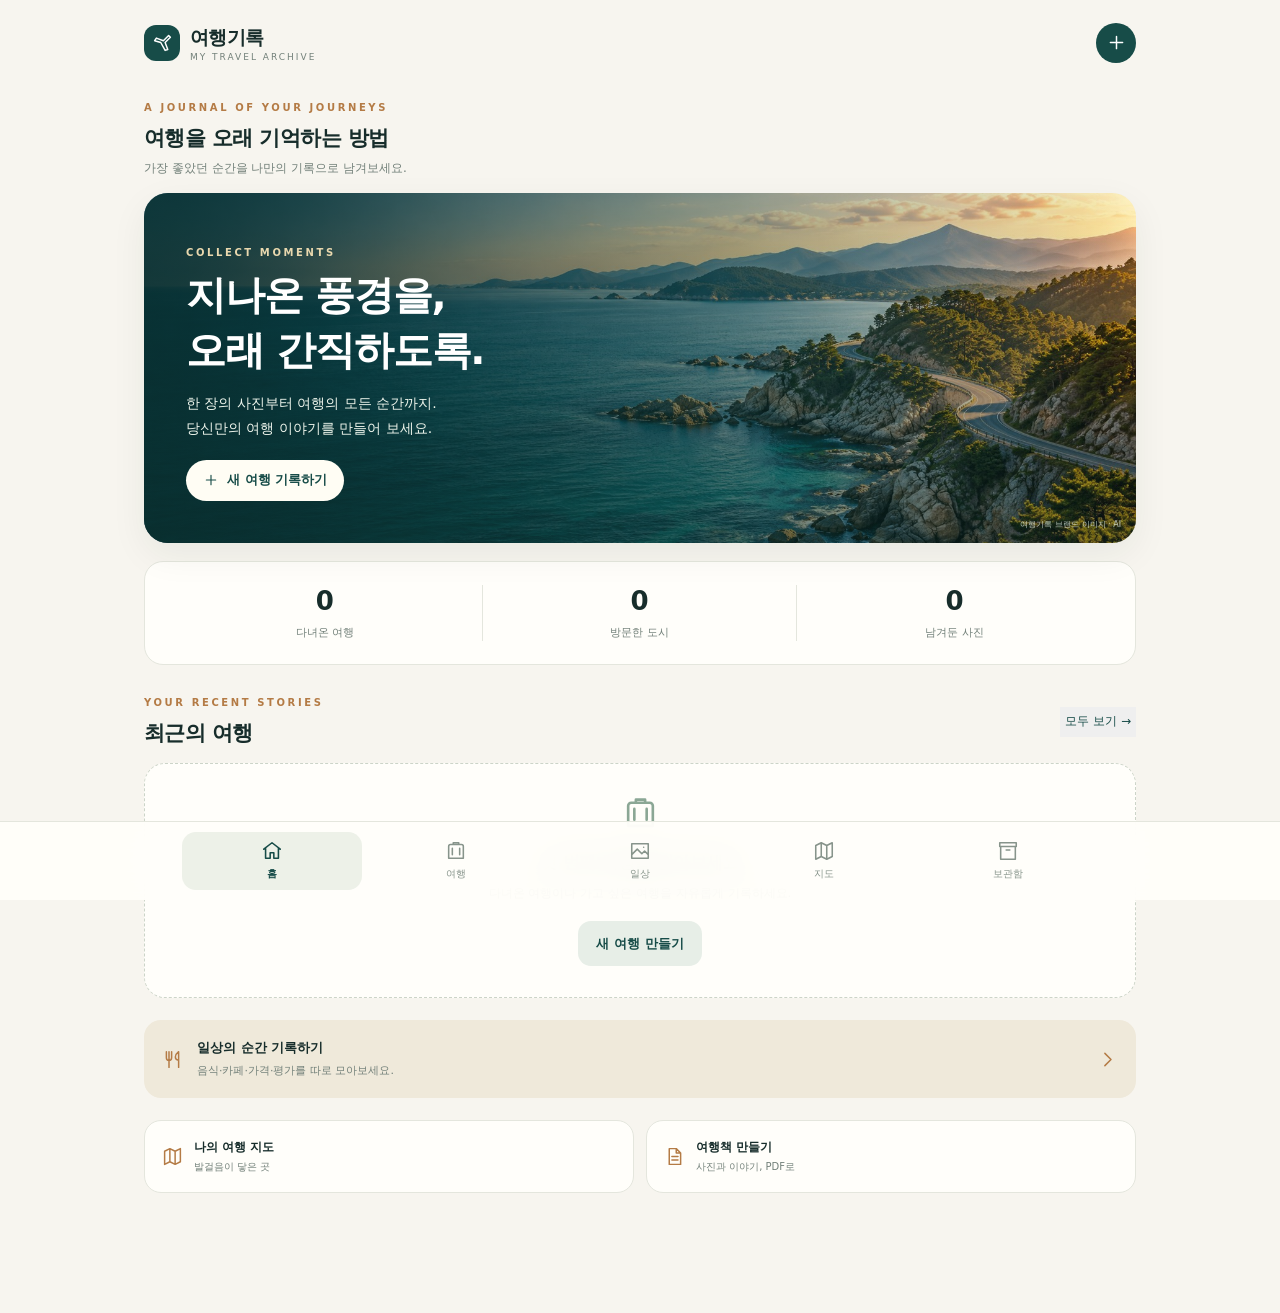
<file: android/app/src/main/assets/index.html>
<!doctype html><html lang="ko"><head><meta charset="utf-8"><meta name="viewport" content="width=device-width,initial-scale=1,viewport-fit=cover"><meta name="theme-color" content="#174c48"><title>여행기록</title><link rel="stylesheet" href="leaflet.css"><link rel="stylesheet" href="styles.css"><link rel="stylesheet" href="daily.css"></head><body><div id="app"><header id="header"></header><main id="main"></main><nav id="nav" aria-label="주 메뉴"></nav></div><div id="modalRoot"></div><div id="toast" role="status"></div><input type="file" id="importFile" accept=".json,application/json" hidden><script src="model.js"></script><script src="daily-model.js"></script><script src="storage.js"></script><script src="locations.js"></script><script src="leaflet.js"></script><script src="native.js"></script><script src="report.js"></script><script src="daily.js"></script><script src="app.js"></script></body></html>
</file>
<file: android/app/src/main/assets/leaflet.css>
/* required styles */

.leaflet-pane,
.leaflet-tile,
.leaflet-marker-icon,
.leaflet-marker-shadow,
.leaflet-tile-container,
.leaflet-pane > svg,
.leaflet-pane > canvas,
.leaflet-zoom-box,
.leaflet-image-layer,
.leaflet-layer {
	position: absolute;
	left: 0;
	top: 0;
	}
.leaflet-container {
	overflow: hidden;
	}
.leaflet-tile,
.leaflet-marker-icon,
.leaflet-marker-shadow {
	-webkit-user-select: none;
	   -moz-user-select: none;
	        user-select: none;
	  -webkit-user-drag: none;
	}
/* Prevents IE11 from highlighting tiles in blue */
.leaflet-tile::selection {
	background: transparent;
}
/* Safari renders non-retina tile on retina better with this, but Chrome is worse */
.leaflet-safari .leaflet-tile {
	image-rendering: -webkit-optimize-contrast;
	}
/* hack that prevents hw layers "stretching" when loading new tiles */
.leaflet-safari .leaflet-tile-container {
	width: 1600px;
	height: 1600px;
	-webkit-transform-origin: 0 0;
	}
.leaflet-marker-icon,
.leaflet-marker-shadow {
	display: block;
	}
/* .leaflet-container svg: reset svg max-width decleration shipped in Joomla! (joomla.org) 3.x */
/* .leaflet-container img: map is broken in FF if you have max-width: 100% on tiles */
.leaflet-container .leaflet-overlay-pane svg {
	max-width: none !important;
	max-height: none !important;
	}
.leaflet-container .leaflet-marker-pane img,
.leaflet-container .leaflet-shadow-pane img,
.leaflet-container .leaflet-tile-pane img,
.leaflet-container img.leaflet-image-layer,
.leaflet-container .leaflet-tile {
	max-width: none !important;
	max-height: none !important;
	width: auto;
	padding: 0;
	}

.leaflet-container img.leaflet-tile {
	/* See: https://bugs.chromium.org/p/chromium/issues/detail?id=600120 */
	mix-blend-mode: plus-lighter;
}

.leaflet-container.leaflet-touch-zoom {
	-ms-touch-action: pan-x pan-y;
	touch-action: pan-x pan-y;
	}
.leaflet-container.leaflet-touch-drag {
	-ms-touch-action: pinch-zoom;
	/* Fallback for FF which doesn't support pinch-zoom */
	touch-action: none;
	touch-action: pinch-zoom;
}
.leaflet-container.leaflet-touch-drag.leaflet-touch-zoom {
	-ms-touch-action: none;
	touch-action: none;
}
.leaflet-container {
	-webkit-tap-highlight-color: transparent;
}
.leaflet-container a {
	-webkit-tap-highlight-color: rgba(51, 181, 229, 0.4);
}
.leaflet-tile {
	filter: inherit;
	visibility: hidden;
	}
.leaflet-tile-loaded {
	visibility: inherit;
	}
.leaflet-zoom-box {
	width: 0;
	height: 0;
	-moz-box-sizing: border-box;
	     box-sizing: border-box;
	z-index: 800;
	}
/* workaround for https://bugzilla.mozilla.org/show_bug.cgi?id=888319 */
.leaflet-overlay-pane svg {
	-moz-user-select: none;
	}

.leaflet-pane         { z-index: 400; }

.leaflet-tile-pane    { z-index: 200; }
.leaflet-overlay-pane { z-index: 400; }
.leaflet-shadow-pane  { z-index: 500; }
.leaflet-marker-pane  { z-index: 600; }
.leaflet-tooltip-pane   { z-index: 650; }
.leaflet-popup-pane   { z-index: 700; }

.leaflet-map-pane canvas { z-index: 100; }
.leaflet-map-pane svg    { z-index: 200; }

.leaflet-vml-shape {
	width: 1px;
	height: 1px;
	}
.lvml {
	behavior: url(#default#VML);
	display: inline-block;
	position: absolute;
	}


/* control positioning */

.leaflet-control {
	position: relative;
	z-index: 800;
	pointer-events: visiblePainted; /* IE 9-10 doesn't have auto */
	pointer-events: auto;
	}
.leaflet-top,
.leaflet-bottom {
	position: absolute;
	z-index: 1000;
	pointer-events: none;
	}
.leaflet-top {
	top: 0;
	}
.leaflet-right {
	right: 0;
	}
.leaflet-bottom {
	bottom: 0;
	}
.leaflet-left {
	left: 0;
	}
.leaflet-control {
	float: left;
	clear: both;
	}
.leaflet-right .leaflet-control {
	float: right;
	}
.leaflet-top .leaflet-control {
	margin-top: 10px;
	}
.leaflet-bottom .leaflet-control {
	margin-bottom: 10px;
	}
.leaflet-left .leaflet-control {
	margin-left: 10px;
	}
.leaflet-right .leaflet-control {
	margin-right: 10px;
	}


/* zoom and fade animations */

.leaflet-fade-anim .leaflet-popup {
	opacity: 0;
	-webkit-transition: opacity 0.2s linear;
	   -moz-transition: opacity 0.2s linear;
	        transition: opacity 0.2s linear;
	}
.leaflet-fade-anim .leaflet-map-pane .leaflet-popup {
	opacity: 1;
	}
.leaflet-zoom-animated {
	-webkit-transform-origin: 0 0;
	    -ms-transform-origin: 0 0;
	        transform-origin: 0 0;
	}
svg.leaflet-zoom-animated {
	will-change: transform;
}

.leaflet-zoom-anim .leaflet-zoom-animated {
	-webkit-transition: -webkit-transform 0.25s cubic-bezier(0,0,0.25,1);
	   -moz-transition:    -moz-transform 0.25s cubic-bezier(0,0,0.25,1);
	        transition:         transform 0.25s cubic-bezier(0,0,0.25,1);
	}
.leaflet-zoom-anim .leaflet-tile,
.leaflet-pan-anim .leaflet-tile {
	-webkit-transition: none;
	   -moz-transition: none;
	        transition: none;
	}

.leaflet-zoom-anim .leaflet-zoom-hide {
	visibility: hidden;
	}


/* cursors */

.leaflet-interactive {
	cursor: pointer;
	}
.leaflet-grab {
	cursor: -webkit-grab;
	cursor:    -moz-grab;
	cursor:         grab;
	}
.leaflet-crosshair,
.leaflet-crosshair .leaflet-interactive {
	cursor: crosshair;
	}
.leaflet-popup-pane,
.leaflet-control {
	cursor: auto;
	}
.leaflet-dragging .leaflet-grab,
.leaflet-dragging .leaflet-grab .leaflet-interactive,
.leaflet-dragging .leaflet-marker-draggable {
	cursor: move;
	cursor: -webkit-grabbing;
	cursor:    -moz-grabbing;
	cursor:         grabbing;
	}

/* marker & overlays interactivity */
.leaflet-marker-icon,
.leaflet-marker-shadow,
.leaflet-image-layer,
.leaflet-pane > svg path,
.leaflet-tile-container {
	pointer-events: none;
	}

.leaflet-marker-icon.leaflet-interactive,
.leaflet-image-layer.leaflet-interactive,
.leaflet-pane > svg path.leaflet-interactive,
svg.leaflet-image-layer.leaflet-interactive path {
	pointer-events: visiblePainted; /* IE 9-10 doesn't have auto */
	pointer-events: auto;
	}

/* visual tweaks */

.leaflet-container {
	background: #ddd;
	outline-offset: 1px;
	}
.leaflet-container a {
	color: #0078A8;
	}
.leaflet-zoom-box {
	border: 2px dotted #38f;
	background: rgba(255,255,255,0.5);
	}


/* general typography */
.leaflet-container {
	font-family: "Helvetica Neue", Arial, Helvetica, sans-serif;
	font-size: 12px;
	font-size: 0.75rem;
	line-height: 1.5;
	}


/* general toolbar styles */

.leaflet-bar {
	box-shadow: 0 1px 5px rgba(0,0,0,0.65);
	border-radius: 4px;
	}
.leaflet-bar a {
	background-color: #fff;
	border-bottom: 1px solid #ccc;
	width: 26px;
	height: 26px;
	line-height: 26px;
	display: block;
	text-align: center;
	text-decoration: none;
	color: black;
	}
.leaflet-bar a,
.leaflet-control-layers-toggle {
	background-position: 50% 50%;
	background-repeat: no-repeat;
	display: block;
	}
.leaflet-bar a:hover,
.leaflet-bar a:focus {
	background-color: #f4f4f4;
	}
.leaflet-bar a:first-child {
	border-top-left-radius: 4px;
	border-top-right-radius: 4px;
	}
.leaflet-bar a:last-child {
	border-bottom-left-radius: 4px;
	border-bottom-right-radius: 4px;
	border-bottom: none;
	}
.leaflet-bar a.leaflet-disabled {
	cursor: default;
	background-color: #f4f4f4;
	color: #bbb;
	}

.leaflet-touch .leaflet-bar a {
	width: 30px;
	height: 30px;
	line-height: 30px;
	}
.leaflet-touch .leaflet-bar a:first-child {
	border-top-left-radius: 2px;
	border-top-right-radius: 2px;
	}
.leaflet-touch .leaflet-bar a:last-child {
	border-bottom-left-radius: 2px;
	border-bottom-right-radius: 2px;
	}

/* zoom control */

.leaflet-control-zoom-in,
.leaflet-control-zoom-out {
	font: bold 18px 'Lucida Console', Monaco, monospace;
	text-indent: 1px;
	}

.leaflet-touch .leaflet-control-zoom-in, .leaflet-touch .leaflet-control-zoom-out  {
	font-size: 22px;
	}


/* layers control */

.leaflet-control-layers {
	box-shadow: 0 1px 5px rgba(0,0,0,0.4);
	background: #fff;
	border-radius: 5px;
	}
.leaflet-control-layers-toggle {
	background-image: url(images/layers.png);
	width: 36px;
	height: 36px;
	}
.leaflet-retina .leaflet-control-layers-toggle {
	background-image: url(images/layers-2x.png);
	background-size: 26px 26px;
	}
.leaflet-touch .leaflet-control-layers-toggle {
	width: 44px;
	height: 44px;
	}
.leaflet-control-layers .leaflet-control-layers-list,
.leaflet-control-layers-expanded .leaflet-control-layers-toggle {
	display: none;
	}
.leaflet-control-layers-expanded .leaflet-control-layers-list {
	display: block;
	position: relative;
	}
.leaflet-control-layers-expanded {
	padding: 6px 10px 6px 6px;
	color: #333;
	background: #fff;
	}
.leaflet-control-layers-scrollbar {
	overflow-y: scroll;
	overflow-x: hidden;
	padding-right: 5px;
	}
.leaflet-control-layers-selector {
	margin-top: 2px;
	position: relative;
	top: 1px;
	}
.leaflet-control-layers label {
	display: block;
	font-size: 13px;
	font-size: 1.08333em;
	}
.leaflet-control-layers-separator {
	height: 0;
	border-top: 1px solid #ddd;
	margin: 5px -10px 5px -6px;
	}

/* Default icon URLs */
.leaflet-default-icon-path { /* used only in path-guessing heuristic, see L.Icon.Default */
	background-image: url(images/marker-icon.png);
	}


/* attribution and scale controls */

.leaflet-container .leaflet-control-attribution {
	background: #fff;
	background: rgba(255, 255, 255, 0.8);
	margin: 0;
	}
.leaflet-control-attribution,
.leaflet-control-scale-line {
	padding: 0 5px;
	color: #333;
	line-height: 1.4;
	}
.leaflet-control-attribution a {
	text-decoration: none;
	}
.leaflet-control-attribution a:hover,
.leaflet-control-attribution a:focus {
	text-decoration: underline;
	}
.leaflet-attribution-flag {
	display: inline !important;
	vertical-align: baseline !important;
	width: 1em;
	height: 0.6669em;
	}
.leaflet-left .leaflet-control-scale {
	margin-left: 5px;
	}
.leaflet-bottom .leaflet-control-scale {
	margin-bottom: 5px;
	}
.leaflet-control-scale-line {
	border: 2px solid #777;
	border-top: none;
	line-height: 1.1;
	padding: 2px 5px 1px;
	white-space: nowrap;
	-moz-box-sizing: border-box;
	     box-sizing: border-box;
	background: rgba(255, 255, 255, 0.8);
	text-shadow: 1px 1px #fff;
	}
.leaflet-control-scale-line:not(:first-child) {
	border-top: 2px solid #777;
	border-bottom: none;
	margin-top: -2px;
	}
.leaflet-control-scale-line:not(:first-child):not(:last-child) {
	border-bottom: 2px solid #777;
	}

.leaflet-touch .leaflet-control-attribution,
.leaflet-touch .leaflet-control-layers,
.leaflet-touch .leaflet-bar {
	box-shadow: none;
	}
.leaflet-touch .leaflet-control-layers,
.leaflet-touch .leaflet-bar {
	border: 2px solid rgba(0,0,0,0.2);
	background-clip: padding-box;
	}


/* popup */

.leaflet-popup {
	position: absolute;
	text-align: center;
	margin-bottom: 20px;
	}
.leaflet-popup-content-wrapper {
	padding: 1px;
	text-align: left;
	border-radius: 12px;
	}
.leaflet-popup-content {
	margin: 13px 24px 13px 20px;
	line-height: 1.3;
	font-size: 13px;
	font-size: 1.08333em;
	min-height: 1px;
	}
.leaflet-popup-content p {
	margin: 17px 0;
	margin: 1.3em 0;
	}
.leaflet-popup-tip-container {
	width: 40px;
	height: 20px;
	position: absolute;
	left: 50%;
	margin-top: -1px;
	margin-left: -20px;
	overflow: hidden;
	pointer-events: none;
	}
.leaflet-popup-tip {
	width: 17px;
	height: 17px;
	padding: 1px;

	margin: -10px auto 0;
	pointer-events: auto;

	-webkit-transform: rotate(45deg);
	   -moz-transform: rotate(45deg);
	    -ms-transform: rotate(45deg);
	        transform: rotate(45deg);
	}
.leaflet-popup-content-wrapper,
.leaflet-popup-tip {
	background: white;
	color: #333;
	box-shadow: 0 3px 14px rgba(0,0,0,0.4);
	}
.leaflet-container a.leaflet-popup-close-button {
	position: absolute;
	top: 0;
	right: 0;
	border: none;
	text-align: center;
	width: 24px;
	height: 24px;
	font: 16px/24px Tahoma, Verdana, sans-serif;
	color: #757575;
	text-decoration: none;
	background: transparent;
	}
.leaflet-container a.leaflet-popup-close-button:hover,
.leaflet-container a.leaflet-popup-close-button:focus {
	color: #585858;
	}
.leaflet-popup-scrolled {
	overflow: auto;
	}

.leaflet-oldie .leaflet-popup-content-wrapper {
	-ms-zoom: 1;
	}
.leaflet-oldie .leaflet-popup-tip {
	width: 24px;
	margin: 0 auto;

	-ms-filter: "progid:DXImageTransform.Microsoft.Matrix(M11=0.70710678, M12=0.70710678, M21=-0.70710678, M22=0.70710678)";
	filter: progid:DXImageTransform.Microsoft.Matrix(M11=0.70710678, M12=0.70710678, M21=-0.70710678, M22=0.70710678);
	}

.leaflet-oldie .leaflet-control-zoom,
.leaflet-oldie .leaflet-control-layers,
.leaflet-oldie .leaflet-popup-content-wrapper,
.leaflet-oldie .leaflet-popup-tip {
	border: 1px solid #999;
	}


/* div icon */

.leaflet-div-icon {
	background: #fff;
	border: 1px solid #666;
	}


/* Tooltip */
/* Base styles for the element that has a tooltip */
.leaflet-tooltip {
	position: absolute;
	padding: 6px;
	background-color: #fff;
	border: 1px solid #fff;
	border-radius: 3px;
	color: #222;
	white-space: nowrap;
	-webkit-user-select: none;
	-moz-user-select: none;
	-ms-user-select: none;
	user-select: none;
	pointer-events: none;
	box-shadow: 0 1px 3px rgba(0,0,0,0.4);
	}
.leaflet-tooltip.leaflet-interactive {
	cursor: pointer;
	pointer-events: auto;
	}
.leaflet-tooltip-top:before,
.leaflet-tooltip-bottom:before,
.leaflet-tooltip-left:before,
.leaflet-tooltip-right:before {
	position: absolute;
	pointer-events: none;
	border: 6px solid transparent;
	background: transparent;
	content: "";
	}

/* Directions */

.leaflet-tooltip-bottom {
	margin-top: 6px;
}
.leaflet-tooltip-top {
	margin-top: -6px;
}
.leaflet-tooltip-bottom:before,
.leaflet-tooltip-top:before {
	left: 50%;
	margin-left: -6px;
	}
.leaflet-tooltip-top:before {
	bottom: 0;
	margin-bottom: -12px;
	border-top-color: #fff;
	}
.leaflet-tooltip-bottom:before {
	top: 0;
	margin-top: -12px;
	margin-left: -6px;
	border-bottom-color: #fff;
	}
.leaflet-tooltip-left {
	margin-left: -6px;
}
.leaflet-tooltip-right {
	margin-left: 6px;
}
.leaflet-tooltip-left:before,
.leaflet-tooltip-right:before {
	top: 50%;
	margin-top: -6px;
	}
.leaflet-tooltip-left:before {
	right: 0;
	margin-right: -12px;
	border-left-color: #fff;
	}
.leaflet-tooltip-right:before {
	left: 0;
	margin-left: -12px;
	border-right-color: #fff;
	}

/* Printing */

@media print {
	/* Prevent printers from removing background-images of controls. */
	.leaflet-control {
		-webkit-print-color-adjust: exact;
		print-color-adjust: exact;
		}
	}
</file>
<file: android/app/src/main/assets/styles.css>
:root{--paper:#f7f5ef;--white:#fffefa;--ink:#172d2b;--muted:#73817a;--teal:#174c48;--soft:#e7eeE7;--line:#e4e6dd;--gold:#b47b45;--shadow:0 12px 36px #142e2310}*{box-sizing:border-box}body{margin:0;background:var(--paper);color:var(--ink);font-family:system-ui,-apple-system,'Noto Sans KR',sans-serif;font-size:14px;line-height:1.6;-webkit-tap-highlight-color:transparent}button,input,textarea,select{font:inherit}button{cursor:pointer;border:0;color:inherit}button:focus-visible,a:focus-visible{outline:3px solid #bc8f54;outline-offset:3px}button:disabled{opacity:.5;cursor:default}button svg{flex-shrink:0}svg.ico{width:21px;height:21px;stroke:currentColor;stroke-width:1.7;fill:none;stroke-linecap:round;stroke-linejoin:round}h1,h2,h3,p{margin:0}h1{font-size:27px;letter-spacing:-1.2px;line-height:1.35}h2{font-size:21px;letter-spacing:-.6px;line-height:1.45}h3{font-size:17px;letter-spacing:-.4px}small,.muted{color:var(--muted)}img{display:block;max-width:100%}#header{max-width:1040px;margin:auto;padding:22px 24px 12px;display:flex;align-items:center;justify-content:space-between;gap:12px}.brand{display:flex;align-items:center;gap:10px}.brandmark{width:36px;height:36px;border-radius:12px;background:var(--teal);color:#fff;display:grid;place-items:center}.brand strong{font-size:19px;letter-spacing:-.7px}.brand span small{display:block;font-size:9px;letter-spacing:2px;line-height:1.2}.icon-btn{background:transparent;min-width:44px;min-height:44px;display:inline-flex;align-items:center;justify-content:center;border-radius:50%}.icon-btn:hover{background:#174c4809}.round-add{background:var(--teal);color:white;width:40px;height:40px;min-height:40px;min-width:40px}main{max-width:1040px;margin:auto;padding:16px 24px 120px;min-height:75vh}.eyebrow{font-size:10px;letter-spacing:2.6px;color:var(--gold);font-weight:700;margin-bottom:7px}.section-head{display:flex;justify-content:space-between;align-items:center;gap:15px;margin:30px 0 14px}.section-head .text-btn{padding:5px;color:var(--teal);font-size:12px}.hero{position:relative;min-height:286px;overflow:hidden;border-radius:24px;background:#174c48 url(hero.jpg) center/cover;color:#fff;box-shadow:var(--shadow);display:flex;align-items:flex-end;padding:28px;margin:15px 0 18px}.hero:before{content:'';position:absolute;inset:0;background:linear-gradient(90deg,#0a302ecc 0%,#123d3260 60%,transparent),linear-gradient(0deg,#0a29285e,transparent 90%)}.hero-content{position:relative;z-index:1;max-width:330px}.hero .eyebrow{color:#e9d8ae}.hero h1{font-size:31px;line-height:1.38;letter-spacing:-1.2px}.hero p{font-size:12px;margin:12px 0 19px;color:#eef5ec;line-height:1.8}.hero button{background:#fffdf4;color:var(--teal);border-radius:30px;font-weight:700;display:flex;gap:8px;align-items:center;padding:10px 17px;font-size:12px}.hero .ico{width:16px;height:16px}.hero-credit{position:absolute;bottom:11px;right:15px;color:#e5f2ebc9;font-size:8px;z-index:1}.intro{display:flex;align-items:end;justify-content:space-between;margin-bottom:12px}.intro p{font-size:12px;color:var(--muted);margin-top:5px}.stats{display:grid;grid-template-columns:repeat(3,1fr);padding:21px 5px;background:var(--white);border:1px solid var(--line);border-radius:19px;margin-bottom:8px}.stat{text-align:center;border-right:1px solid var(--line)}.stat:last-child{border:0}.stat strong{display:block;font-size:26px;font-weight:600;line-height:1.3;font-variant-numeric:tabular-nums}.stat small{font-size:11px;display:block;margin-top:5px}.trip-grid{display:grid;grid-template-columns:repeat(2,minmax(0,1fr));gap:16px}.trip-card{position:relative;background:var(--white);border:1px solid var(--line);border-radius:20px;overflow:hidden;box-shadow:0 4px 20px #142e2305}.card-open{text-align:left;display:block;width:100%;padding:0;background:transparent}.trip-image{height:170px;position:relative;background:linear-gradient(150deg,#a2bca5,#466e62);overflow:hidden}.trip-image img{height:100%;width:100%;object-fit:cover}.cover-blank{height:100%;display:grid;place-items:center;background:radial-gradient(ellipse at 5% 100%,#a0b997 0,transparent 55%),linear-gradient(150deg,#d9e3d4,#6a9382);color:#fff7}.cover-blank .ico{width:52px;height:52px;stroke-width:.9}.trip-image .badge{position:absolute;left:14px;bottom:12px;background:#fffdf1ed;border:0;backdrop-filter:blur(5px)}.card-content{padding:17px 18px 18px}.card-content h3{line-height:1.5;margin-bottom:5px;overflow-wrap:anywhere}.card-content .date{font-size:11px;color:var(--muted)}.card-content .card-bottom{display:flex;justify-content:space-between;border-top:1px solid var(--line);padding-top:12px;margin-top:14px;font-size:11px;color:var(--muted);gap:10px}.card-content .star{color:var(--gold)}.bookmark{position:absolute;top:12px;right:12px;min-width:35px;min-height:35px;background:#fffefaee;box-shadow:0 1px 6px #0001;color:var(--teal)}.bookmark.active{background:var(--teal);color:#fff}.badge{display:inline-flex;align-items:center;gap:5px;font-size:10px;line-height:1.5;padding:4px 9px;border-radius:30px;background:var(--soft);color:var(--teal);white-space:nowrap}.badge.copper{background:#f0e6d8;color:#9b6639}.empty{background:var(--white);border:1px dashed #ccd4c8;border-radius:21px;text-align:center;padding:31px 20px}.empty>svg{color:#8ba795;width:37px;height:37px;margin-bottom:11px}.empty p{color:var(--muted);font-size:12px;margin:8px 0 18px}.btn{background:var(--teal);color:white;border-radius:13px;padding:12px 18px;display:inline-flex;align-items:center;justify-content:center;gap:8px;font-size:13px;font-weight:600;min-height:45px}.btn.secondary{background:var(--soft);color:var(--teal)}.btn.outline{background:transparent;border:1px solid var(--line);color:var(--teal)}.btn.danger{background:#f9ece6;color:#ad4d36}.btn.wide{width:100%}.quick-row{display:grid;grid-template-columns:1fr 1fr;gap:12px;margin-top:22px}.quick{border:1px solid var(--line);border-radius:17px;text-align:left;background:var(--white);padding:17px;display:flex;align-items:center;gap:11px}.quick .ico{color:var(--gold)}.quick strong{font-size:12px;display:block}.quick small{font-size:10px;display:block;margin-top:2px}#nav{position:fixed;bottom:0;left:0;right:0;z-index:100;display:flex;justify-content:center;background:#fffefaee;backdrop-filter:blur(18px);border-top:1px solid var(--line);padding:10px max(20px,env(safe-area-inset-right)) calc(10px + env(safe-area-inset-bottom));gap:4px}#nav button{max-width:180px;flex:1;border-radius:14px;padding:8px 5px;background:transparent;color:#87948b;display:flex;flex-direction:column;align-items:center;gap:4px;font-size:10px;min-height:53px}#nav button.active{color:var(--teal);background:#edf1e8;font-weight:700}#nav .ico{width:22px;height:22px}.search{position:relative;margin:22px 0 16px}.search>.ico{position:absolute;top:14px;left:15px;color:var(--muted);width:18px}.search input{width:100%;padding:13px 14px 13px 44px;border-radius:14px;border:1px solid var(--line);background:var(--white);color:var(--ink);font-size:12px;outline-color:var(--teal)}.filters{display:flex;gap:8px;overflow-x:auto;padding-bottom:6px;margin-bottom:16px;scrollbar-width:none}.pill{padding:8px 14px;white-space:nowrap;border-radius:25px;font-size:11px;background:#eeeee6;color:var(--muted);min-height:37px}.pill.active{background:var(--teal);color:white}.result-count{font-size:11px;color:var(--muted);margin:8px 0 12px}.detail-top{margin:-12px -4px 0;display:flex;align-items:center;justify-content:space-between}.detail-hero{height:275px;border-radius:23px;overflow:hidden;margin:6px 0 20px;position:relative}.detail-hero img{width:100%;height:100%;object-fit:cover}.detail-title h1{font-size:27px;margin:10px 0}.detail-title .meta{display:flex;align-items:center;gap:6px;color:var(--muted);font-size:12px;margin-top:8px}.detail-title .meta .ico{width:15px;height:15px}.detail-stats{display:flex;gap:18px;border-top:1px solid var(--line);border-bottom:1px solid var(--line);padding:16px 0;margin:22px 0;flex-wrap:wrap;font-size:11px;color:var(--muted)}.detail-stats strong{display:block;color:var(--ink);font-size:17px;margin-top:3px}.tabs{display:flex;gap:25px;border-bottom:1px solid var(--line);margin-bottom:20px;overflow-x:auto}.tabs button{padding:10px 0 13px;color:var(--muted);background:transparent;font-size:12px;white-space:nowrap;border-bottom:2px solid transparent}.tabs button.active{color:var(--teal);border-color:var(--teal);font-weight:700}.days{display:flex;gap:7px;overflow:auto;margin:8px 0 20px;padding-bottom:5px}.timeline{padding-left:19px;border-left:1px solid #cbd9cc;margin:20px 0 20px 9px}.entry{position:relative;background:var(--white);border:1px solid var(--line);border-radius:17px;padding:18px;margin-bottom:19px}.entry:before{content:'';position:absolute;left:-26px;top:24px;width:10px;height:10px;background:var(--teal);border:3px solid var(--paper);border-radius:50%}.entry-head{display:flex;align-items:center;justify-content:space-between;gap:10px}.entry-label{display:flex;align-items:center;gap:8px;font-size:10px;color:var(--muted)}.entry-label .ico{width:16px;height:16px;color:var(--gold)}.entry h3{margin:9px 0 7px}.entry p{white-space:pre-wrap;overflow-wrap:anywhere;font-size:13px;line-height:1.9;color:#52645c}.entry-foot{display:flex;justify-content:space-between;gap:12px;margin-top:14px;font-size:11px}.entry-foot .star{color:var(--gold)}.entry-photos{display:flex;gap:7px;overflow-x:auto;margin-top:14px}.entry-photos button{padding:0;background:transparent;flex-shrink:0}.entry-photos img{width:100px;height:90px;object-fit:cover;border-radius:10px}.small-icon{min-width:30px;min-height:30px}.small-icon .ico{width:16px;height:16px}.gallery{display:grid;grid-template-columns:repeat(3,1fr);gap:6px}.gallery button{padding:0;background:transparent}.gallery img{width:100%;aspect-ratio:1;object-fit:cover;border-radius:10px}.panel{background:var(--white);border:1px solid var(--line);border-radius:18px;padding:21px;margin:16px 0}.panel p{color:var(--muted);font-size:12px;line-height:1.9}.panel .notes{white-space:pre-wrap;overflow-wrap:anywhere;color:#52645c;font-size:13px}.kv{display:flex;justify-content:space-between;gap:15px;padding:13px 0;border-bottom:1px solid var(--line);font-size:12px}.kv:last-child{border:0}.kv span{color:var(--muted)}.budget-bar{height:7px;border-radius:10px;background:var(--soft);overflow:hidden;margin:16px 0 10px}.budget-bar i{display:block;background:var(--gold);height:100%;border-radius:10px}.map-wrap{position:relative}.map{height:420px;background:#e8eee2;border:1px solid var(--line);border-radius:21px;z-index:1}.map.small{height:300px}.map-notice{font-size:11px;color:var(--muted);margin:9px 0 14px}.travel-pin{background:var(--teal);color:#fff;box-shadow:0 3px 12px #173d4444;border:3px solid white;border-radius:50% 50% 50% 3px;transform:rotate(-45deg);width:32px;height:32px;display:grid;place-items:center}.travel-pin span{transform:rotate(45deg);font-size:12px;line-height:1}.leaflet-popup-content{font:13px system-ui;line-height:1.7;max-width:220px}.leaflet-popup-content button{color:#174c48;background:#e7eee7;padding:7px 12px;border-radius:9px;margin-top:8px}.leaflet-control-attribution{font-size:9px!important}.map-summary{display:flex;align-items:center;justify-content:space-between;padding:13px 16px;margin:15px 0;background:var(--white);border:1px solid var(--line);border-radius:14px;font-size:12px}.place-row{padding:15px 0;border-bottom:1px solid var(--line);display:flex;gap:13px;align-items:center}.place-row .place-thumb{width:58px;height:58px;border-radius:12px;object-fit:cover;background:var(--soft)}.place-row .place-text{flex:1;min-width:0}.place-row h3{font-size:14px}.place-row small{font-size:10px}.place-row .star{color:var(--gold);font-size:13px}.place-row button{background:transparent;text-align:left;flex:1}.archive-summary{display:grid;grid-template-columns:repeat(2,1fr);gap:12px;margin-top:18px}.archive-summary .panel{margin:0}.archive-summary strong{font-size:25px;display:block;margin-top:7px}.menu-action{display:flex;align-items:center;gap:15px;width:100%;text-align:left;padding:17px 0;background:transparent;border-bottom:1px solid var(--line)}.menu-action:last-child{border:0}.menu-action>.ico{color:var(--teal)}.menu-action span{flex:1}.menu-action strong{font-size:13px}.menu-action small{display:block;font-size:10px;margin-top:3px}.fine-print{font-size:10px;color:var(--muted);text-align:center;margin:26px 0}.modal-backdrop{position:fixed;inset:0;background:#122b2a80;z-index:200;display:flex;align-items:flex-end;justify-content:center;backdrop-filter:blur(4px)}.sheet{background:var(--paper);width:100%;max-width:650px;max-height:94dvh;border-radius:25px 25px 0 0;overflow:auto;padding:12px 24px 30px;box-shadow:0 -10px 40px #152e2526}.handle{width:35px;height:4px;border-radius:9px;background:#cbd3c8;margin:0 auto 10px}.sheet-head{display:flex;align-items:center;justify-content:space-between;margin-bottom:16px}.sheet-head h2{font-size:21px}.form-grid{display:grid;grid-template-columns:1fr 1fr;gap:14px}.field{display:block;margin-bottom:15px;font-size:11px;font-weight:600;color:#63736b}.field input,.field select,.field textarea{display:block;width:100%;background:var(--white);color:var(--ink);border:1px solid #d8dfd3;border-radius:12px;padding:12px 13px;margin-top:7px;outline-color:var(--teal);font-size:13px;min-height:46px;font-weight:400}.field textarea{min-height:105px;resize:vertical;line-height:1.8}.field small{display:block;margin-top:5px;font-size:10px;font-weight:400}.photo-input{border:1px dashed #bac9b8;border-radius:14px;padding:13px;background:#eef1e8;margin:8px 0 16px}.photo-input input{font-size:11px;width:100%}.photo-input label{font-size:11px;color:var(--teal);display:block;margin-bottom:9px;font-weight:600}.photo-list{display:flex;gap:8px;overflow:auto;margin-top:10px}.photo-chip{position:relative;flex-shrink:0}.photo-chip img{width:77px;height:70px;object-fit:cover;border-radius:9px}.photo-chip button{position:absolute;top:3px;right:3px;background:#174c48cc;color:white;border-radius:50%;width:24px;height:24px;font-size:14px}.rating-input{display:flex;gap:5px;margin-top:8px}.rating-input button{font-size:27px;color:#d2d8cd;background:transparent;min-width:38px;padding:2px}.rating-input button.on{color:var(--gold)}.form-actions{display:flex;gap:10px;margin-top:22px}.form-actions>.btn{flex:1}.form-error{color:#a34c3c;font-size:12px;min-height:18px;margin-top:8px}.check-row{display:flex;gap:12px;align-items:center;padding:13px 0;border-bottom:1px solid var(--line);font-size:13px}.check-row input{width:18px;height:18px;accent-color:var(--teal)}.check-row small{display:block;font-size:10px}.photo-viewer{background:#102e2a;align-items:center}.photo-viewer img{max-height:84dvh;max-width:100%;object-fit:contain}.photo-viewer .icon-btn{position:absolute;right:15px;top:15px;color:white;background:#ffffff20}#toast{position:fixed;bottom:100px;left:50%;transform:translateX(-50%);border-radius:14px;background:#173d37f2;color:white;font-size:12px;max-width:90%;padding:11px 18px;z-index:400;opacity:0;pointer-events:none;transition:opacity .2s}#toast.show{opacity:1}.report-overlay{position:fixed;inset:0;background:var(--paper);z-index:300;overflow:auto}.report-toolbar{position:sticky;top:0;background:#fffefa;display:flex;align-items:center;justify-content:space-between;gap:8px;padding:12px 18px;border-bottom:1px solid var(--line);z-index:2}.report-toolbar .btn{font-size:12px;padding:10px 14px}.report-document{max-width:800px;margin:25px auto;background:white;padding:40px;box-shadow:var(--shadow);color:#172d2b;line-height:1.8}.report-document h1{font-size:30px}.report-document .report-kicker{font-size:10px;letter-spacing:2px;color:var(--gold)}.report-document .report-head{border-bottom:2px solid var(--teal);padding-bottom:22px;margin-bottom:26px}.report-trip{margin-bottom:35px}.report-trip h2{border-bottom:1px solid #cad7ce;padding:15px 0 9px}.report-trip .report-meta{font-size:11px;color:#76847a;margin:8px 0 17px}.report-entry{margin:18px 0;padding-left:15px;border-left:2px solid #dbe5dd}.report-entry h3{font-size:15px}.report-entry .report-label{font-size:10px;color:#738078}.report-entry p,.report-note{font-size:12px;white-space:pre-wrap;overflow-wrap:anywhere;line-height:1.9;orphans:3;widows:3;margin:8px 0}.report-photos{display:grid;grid-template-columns:repeat(2,minmax(0,1fr));gap:9px;margin-top:12px}.report-photos figure{margin:0;break-inside:avoid}.report-photos img{width:100%;max-height:240px;object-fit:contain;background:#f6f7f2}.report-cover{max-height:240px;width:100%;object-fit:cover;border-radius:4px;margin:15px 0}.report-expense{background:#f0f4ed;padding:12px 16px;font-size:11px;margin:17px 0}.report-footer{border-top:1px solid #ccd5cb;padding-top:15px;font-size:10px;color:#8a948b}.report-trip h2,.report-entry h3,.report-label{break-after:avoid}.report-entry{break-inside:auto}
@media(max-width:560px){.trip-grid{grid-template-columns:1fr}.trip-image{height:190px}.hero{min-height:285px}.home-grid .trip-image{height:170px}.home-grid .trip-card:nth-child(n+3){display:none}.home-grid{grid-template-columns:1fr}.detail-hero{height:236px}.report-document{padding:25px 20px}.report-toolbar strong{font-size:12px}.sheet{max-height:93dvh}.form-grid{gap:10px}.map{height:390px}}@media(min-width:750px){main{padding-top:25px}.hero{min-height:350px;padding:42px}.hero h1{font-size:40px}.hero p{font-size:14px}.hero-content{max-width:400px}.hero button{font-size:13px}.home-grid{grid-template-columns:repeat(3,1fr)}.detail-hero{height:380px}.sheet{margin-bottom:25px;border-radius:25px;max-height:90dvh}.stats{padding:23px}.trip-image{height:220px}.home-grid .trip-image{height:175px}}@media(prefers-reduced-motion:reduce){*{scroll-behavior:auto!important;transition:none!important}}
@media print{@page{size:A4;margin:16mm 15mm 17mm}body{background:white}#app,#modalRoot,#toast,#importFile,.report-toolbar{display:none!important}.report-overlay{position:static;background:white;overflow:visible}.report-document{margin:0;padding:0;max-width:none;box-shadow:none}.report-cover{max-height:60mm}.report-photos img{max-height:63mm}.report-trip{margin-bottom:10mm}.report-entry{margin:5mm 0}.report-document h1{font-size:25px}*{-webkit-print-color-adjust:exact;print-color-adjust:exact}}
</file>
<file: android/app/src/main/assets/daily.css>
.daily-heading{display:flex;justify-content:space-between;align-items:center;gap:10px}.daily-heading p{font-size:12px;margin-top:7px}.daily-intro{border:1px solid #dddacb;border-radius:19px;background:linear-gradient(120deg,#e9edde,#f4ecd9);padding:19px;margin:23px 0 17px}.daily-intro>div{display:flex;gap:12px;align-items:center;margin-bottom:15px}.daily-intro>div>.ico{color:var(--gold);width:28px;height:28px}.daily-intro strong{display:block;font-size:13px}.daily-intro small{display:block;font-size:11px;margin-top:3px}.daily-intro .btn{width:100%;background:#906341}.daily-stats{display:flex;justify-content:space-between;gap:10px;font-size:10px;color:var(--muted);padding:0 3px}.daily-stats strong{color:var(--teal);font-size:13px;margin-left:3px}.daily-filter-row{display:flex;gap:8px;align-items:center;margin-bottom:15px}.daily-filter-row label{font-size:10px;color:var(--muted);flex:1}.daily-filter-row select{display:block;width:100%;padding:9px 7px;margin-top:4px;border:1px solid var(--line);border-radius:10px;background:var(--white);color:var(--ink);font-size:11px;min-height:38px}.daily-filter-row .text-btn{background:transparent;color:var(--teal);font-size:11px;margin-top:17px;min-height:38px}.daily-grid{display:grid;grid-template-columns:repeat(2,minmax(0,1fr));gap:13px}.daily-card{background:var(--white);border:1px solid var(--line);border-radius:17px;overflow:hidden;position:relative}.daily-image{height:150px;position:relative}.daily-image>img{width:100%;height:100%;object-fit:cover}.daily-image .badge{position:absolute;left:10px;bottom:9px;background:#fffdf3ed;font-size:9px;padding:3px 8px}.photo-count{position:absolute;top:8px;right:8px;border-radius:20px;background:#122e2a85;color:white;display:flex;align-items:center;gap:4px;padding:3px 7px;font-size:9px}.photo-count .ico{width:12px;height:12px}.daily-card-body{padding:13px}.daily-card-body h3{font-size:14px;white-space:nowrap;text-overflow:ellipsis;overflow:hidden}.daily-menu{font-size:11px;color:#6d7d72;white-space:nowrap;overflow:hidden;text-overflow:ellipsis;margin:4px 0 3px}.daily-date{font-size:9px;color:var(--muted)}.daily-card-foot{display:flex;justify-content:space-between;gap:7px;padding-top:9px;margin-top:9px;border-top:1px solid var(--line);font-size:10px}.daily-card-foot .star{color:var(--gold)}.daily-card-foot strong{font-size:10px}.revisit-mark{position:absolute;top:9px;left:9px;width:27px;height:27px;display:grid;place-items:center;border-radius:50%;background:var(--teal);color:#fff;pointer-events:none}.revisit-mark .ico{width:14px;height:14px}.place-filter{background:var(--soft);border-radius:12px;padding:6px 10px;display:flex;align-items:center;justify-content:space-between;gap:10px;font-size:11px;color:var(--teal);margin-bottom:13px}.place-filter>span{display:flex;align-items:center;gap:6px;overflow-wrap:anywhere}.place-filter .ico{width:16px;height:16px}.daily-gallery{display:flex;gap:8px;overflow-x:auto;scroll-snap-type:x mandatory;border-radius:21px;margin:7px 0 22px}.daily-gallery button{background:transparent;padding:0;flex:0 0 100%;scroll-snap-align:start}.daily-gallery img{height:260px;width:100%;object-fit:cover;border-radius:21px}.daily-gallery>.cover-blank{width:100%;height:210px}.daily-rating{color:var(--gold);font-size:21px;letter-spacing:2px;margin:12px 0 15px}.daily-rating small{letter-spacing:0;font-size:11px;margin-left:12px}.daily-history{display:flex;align-items:center;justify-content:space-between;gap:12px;background:transparent;border-bottom:1px solid var(--line);padding:14px 0;width:100%;text-align:left;font-size:12px}.daily-history strong{font-size:12px;display:block}.daily-history small{display:block;margin-top:3px;font-size:10px}.daily-history b{font-size:11px;white-space:nowrap}.daily-form-details{padding:13px 0;margin-bottom:10px}.daily-form-details summary{font-size:12px;color:var(--teal);margin-bottom:14px;cursor:pointer}.daily-total{padding:18px 0;margin-top:25px;border-top:1px solid var(--line);display:flex;justify-content:space-between;flex-wrap:wrap;gap:10px;font-size:12px}.daily-total small{width:100%;font-size:10px}.daily-total strong{color:var(--teal)}.daily-home-link{display:flex;align-items:center;gap:14px;margin-top:22px;background:#efe9da;border-radius:17px;padding:18px;width:100%;text-align:left}.daily-home-link>span{flex:1}.daily-home-link strong{display:block;font-size:13px}.daily-home-link small{display:block;font-size:11px;margin-top:3px}.daily-home-link>.ico{color:var(--gold)}@media(min-width:750px){.daily-grid{grid-template-columns:repeat(3,minmax(0,1fr));gap:18px}.daily-image{height:215px}.daily-card-body{padding:17px}.daily-card-body h3{font-size:16px}.daily-gallery img{height:400px}.daily-intro{display:flex;align-items:center;justify-content:space-between;gap:20px}.daily-intro>div{margin:0}.daily-intro .btn{width:auto}.daily-stats{justify-content:flex-start;gap:35px}.daily-filter-row{max-width:480px}}@media(max-width:360px){.daily-grid{gap:9px}.daily-image{height:125px}.daily-card-body{padding:10px}.daily-card-foot{font-size:9px;gap:3px}.daily-card-foot strong{font-size:9px}}@media print{.report-daily-record{break-inside:auto}}
.daily-menu-editor{border:1px solid var(--line);border-radius:17px;background:var(--white);padding:15px;margin:8px 0 20px}.daily-menu-title{display:flex;align-items:center;justify-content:space-between;gap:12px}.daily-menu-title h3{font-size:15px}.daily-menu-title .btn{padding:10px 12px;font-size:12px}.menu-hint{font-size:11px;color:var(--muted);line-height:1.7;margin:9px 0 13px}.daily-item-row{padding:13px 0;border-bottom:1px solid var(--line)}.daily-item-row .field{margin-bottom:10px}.daily-item-numbers{display:grid;grid-template-columns:minmax(0,1fr) 80px 36px;gap:9px;align-items:center}.daily-item-numbers .field{min-width:0}.daily-item-numbers input{min-width:0;width:100%}.daily-item-numbers .icon-btn{width:34px;height:34px;color:#a85140;margin-top:10px}.daily-item-subtotal{display:block;font-size:11px;color:var(--teal);text-align:right}.daily-menu-sum{display:flex;justify-content:space-between;align-items:center;background:var(--soft);border-radius:11px;padding:14px;margin-top:15px;font-size:13px}.daily-menu-sum strong{color:var(--teal);font-size:17px}.daily-menu-line{display:flex;justify-content:space-between;align-items:center;gap:15px;padding:13px 0;border-bottom:1px solid var(--line);font-size:13px;break-inside:avoid}.daily-menu-line span{min-width:0;overflow-wrap:anywhere}.daily-menu-line small{display:block;font-size:11px;color:var(--muted);margin-top:5px}.daily-menu-line b{white-space:nowrap;font-size:12px}.daily-paid{color:var(--teal)}.report-menu-prices{background:#f1f4ec;padding:12px 18px;margin:15px 0}.report-menu-prices .kv{display:flex;justify-content:space-between;gap:15px;padding:12px 0;font-size:12px;break-inside:avoid}.report-menu-prices .daily-menu-line{font-size:12px}.report-menu-prices .menu-hint{font-size:10px}
@media print{.report-menu-prices{background:#f1f4ec}.report-menu-prices .daily-menu-line,.report-menu-prices .kv{break-inside:avoid}}
</file>
